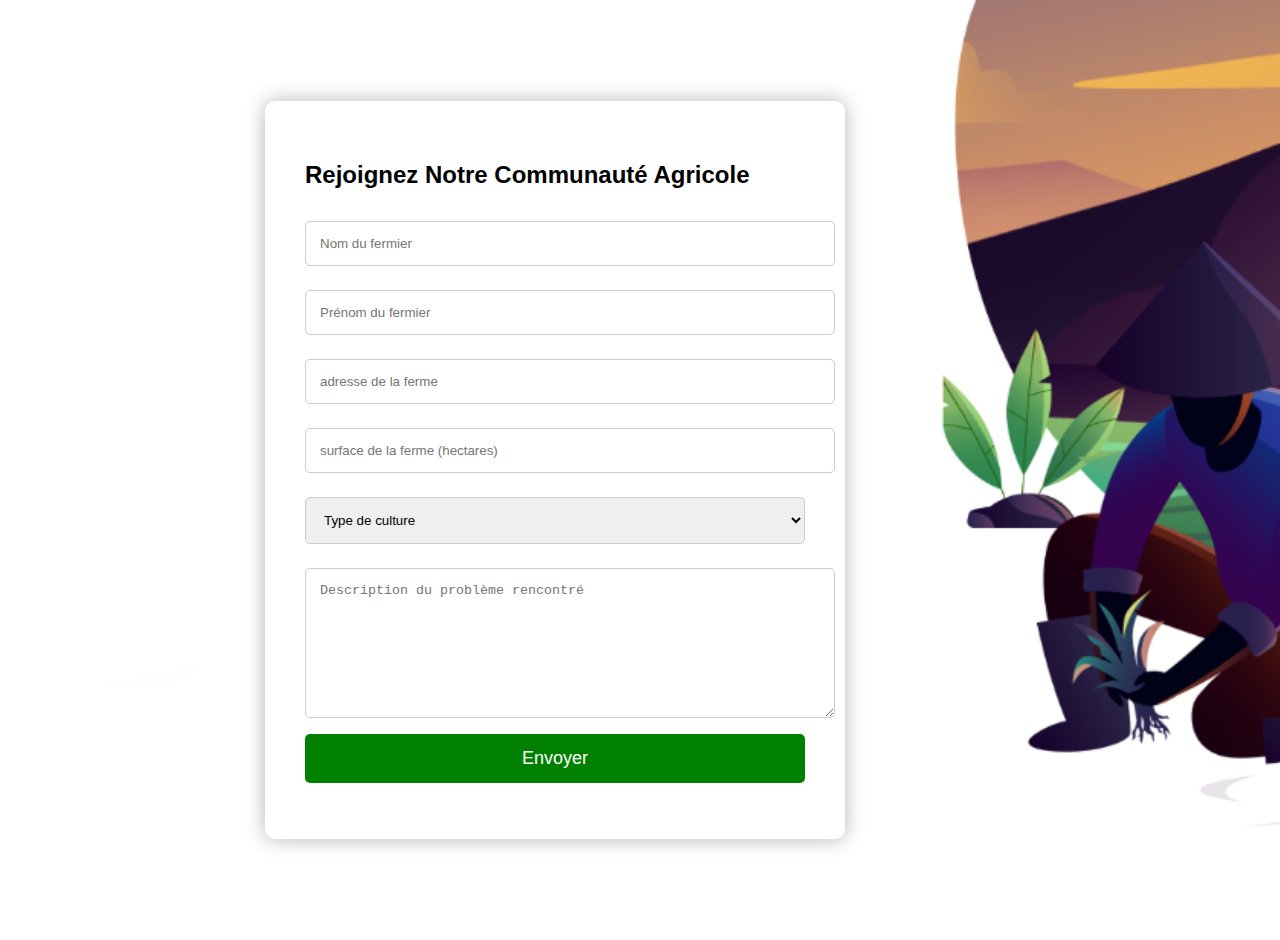
<file: formulaire.html>
<!DOCTYPE html>
<html lang="fr">
<head>
    <meta charset="UTF-8">
    <meta name="viewport" content="width=device-width, initial-scale=1.0">
    <title>Formulaire d'Agriculture</title>
    <style>
        body {
            font-family: Arial, sans-serif;
            background-image: url('assets/img/BG\ SIGN-IN.png'); /* Remplace 'image.jpg' par le chemin de ton image */
            background-size: cover; /* Ajuste l'image pour couvrir tout l'écran */
            background-position: center; /* Centre l'image */
            background-repeat: no-repeat; /* Empêche la répétition de l'image */
            display: flex;
            justify-content: center;
            align-items: center;
            height: 100vh;
            margin: 20px;
        }
        .container {
            background: white;
            padding: 40px;
            border-radius: 10px;
            box-shadow: 0 0 20px rgba(0, 0, 0, 0.3);
            width: 500px;
            margin: 20px;
            margin-left: -150px;
        }
        input, select, textarea {
            width: 100%;
            padding: 14px;
            margin: 12px 0;
            border: 1px solid #ccc;
            border-radius: 5px;
        }
        textarea {
            height: 120px;
        }
        button {
            width: 100%;
            padding: 14px;
            background: green;
            color: white;
            border: none;
            border-radius: 5px;
            cursor: pointer;
            font-size: 18px;
        }
        button:hover {
            background: darkgreen;
        }
        .message {
            margin-top: 12px;
            color: green;
        }

    </style>
</head>
<body>
    <div class="container">
        <h2>Rejoignez Notre Communauté Agricole</h2>
        <form id="agricultureForm">
            <input type="text" id="nom" placeholder="Nom du fermier" required>
            <input type="text" id="prenom" placeholder="Prénom du fermier" required>
            <input type="text" id="region" placeholder="adresse de la ferme" required>
            <input type="number" id="aire" placeholder="surface de la ferme (hectares)" required min="1">
            <select id="culture" required>
                <option value="">Type de culture</option>
                <option value="Céréales">Céréales</option>
                <option value="Légumes">Légumes</option>
                <option value="Fruits">Fruits</option>
            </select>
            <textarea id="probleme" placeholder="Description du problème rencontré" required></textarea>
            <button type="submit">Envoyer</button>
            <p class="message" id="message"></p>
        </form>
    </div>
    <script>
        document.getElementById("agricultureForm").addEventListener("submit", function(event) {
            event.preventDefault();
            
            let nom = document.getElementById("nom").value;
            let prenom = document.getElementById("prenom").value;
            let region = document.getElementById("region").value;
            let aire = document.getElementById("aire").value;
            let culture = document.getElementById("culture").value;
            let probleme = document.getElementById("probleme").value;
            
            if (nom === "" || prenom === "" || region === "" || aire === "" || culture === "" || probleme === "") {
                alert("Veuillez remplir tous les champs obligatoires.");
                return;
            }
            
            if (aire <= 0) {
                alert("L'aire de la ferme doit être un nombre positif.");
                return;
            }
            
            document.getElementById("message").textContent = "Formulaire soumis avec succès !";
            
            document.getElementById("agricultureForm").reset();
            setTimeout(function() {
                window.location.href = "index.html";
            }, 2000);
        });
        
    </script>
</body>
</html>
</file>
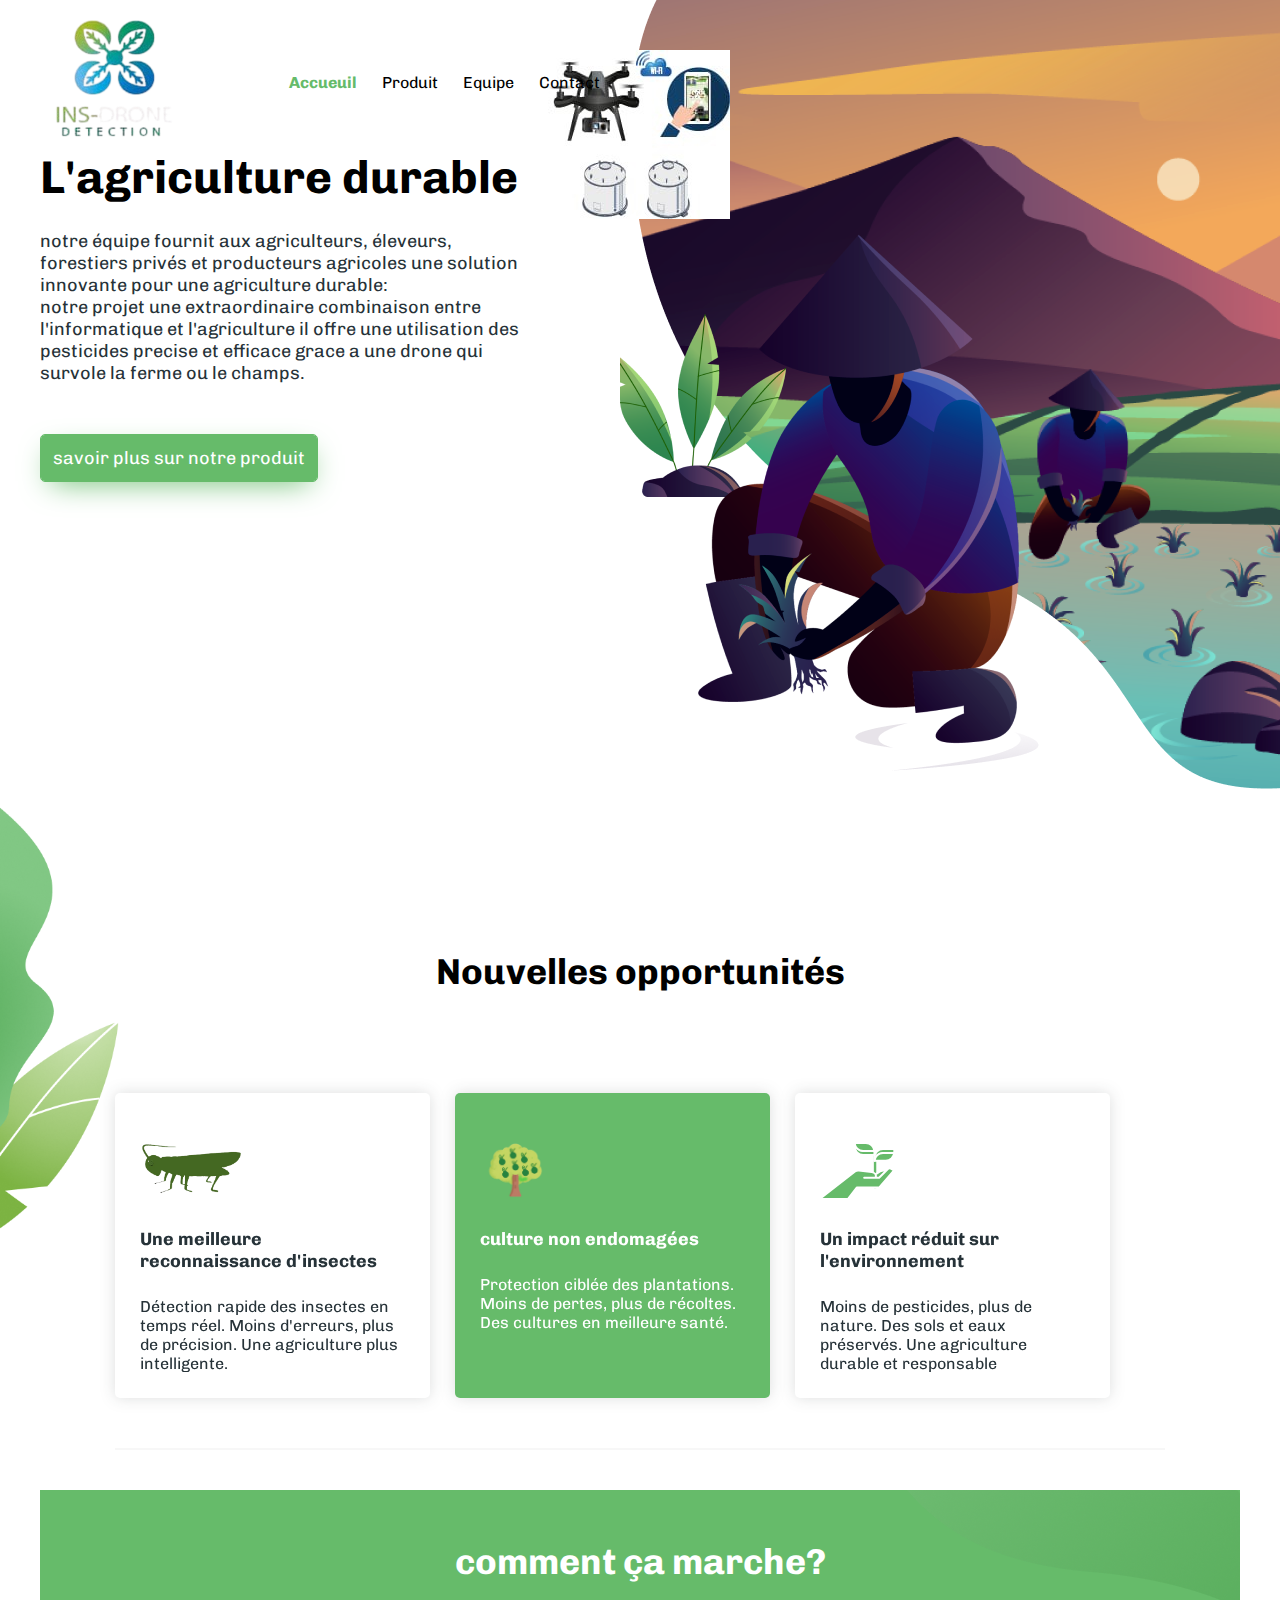
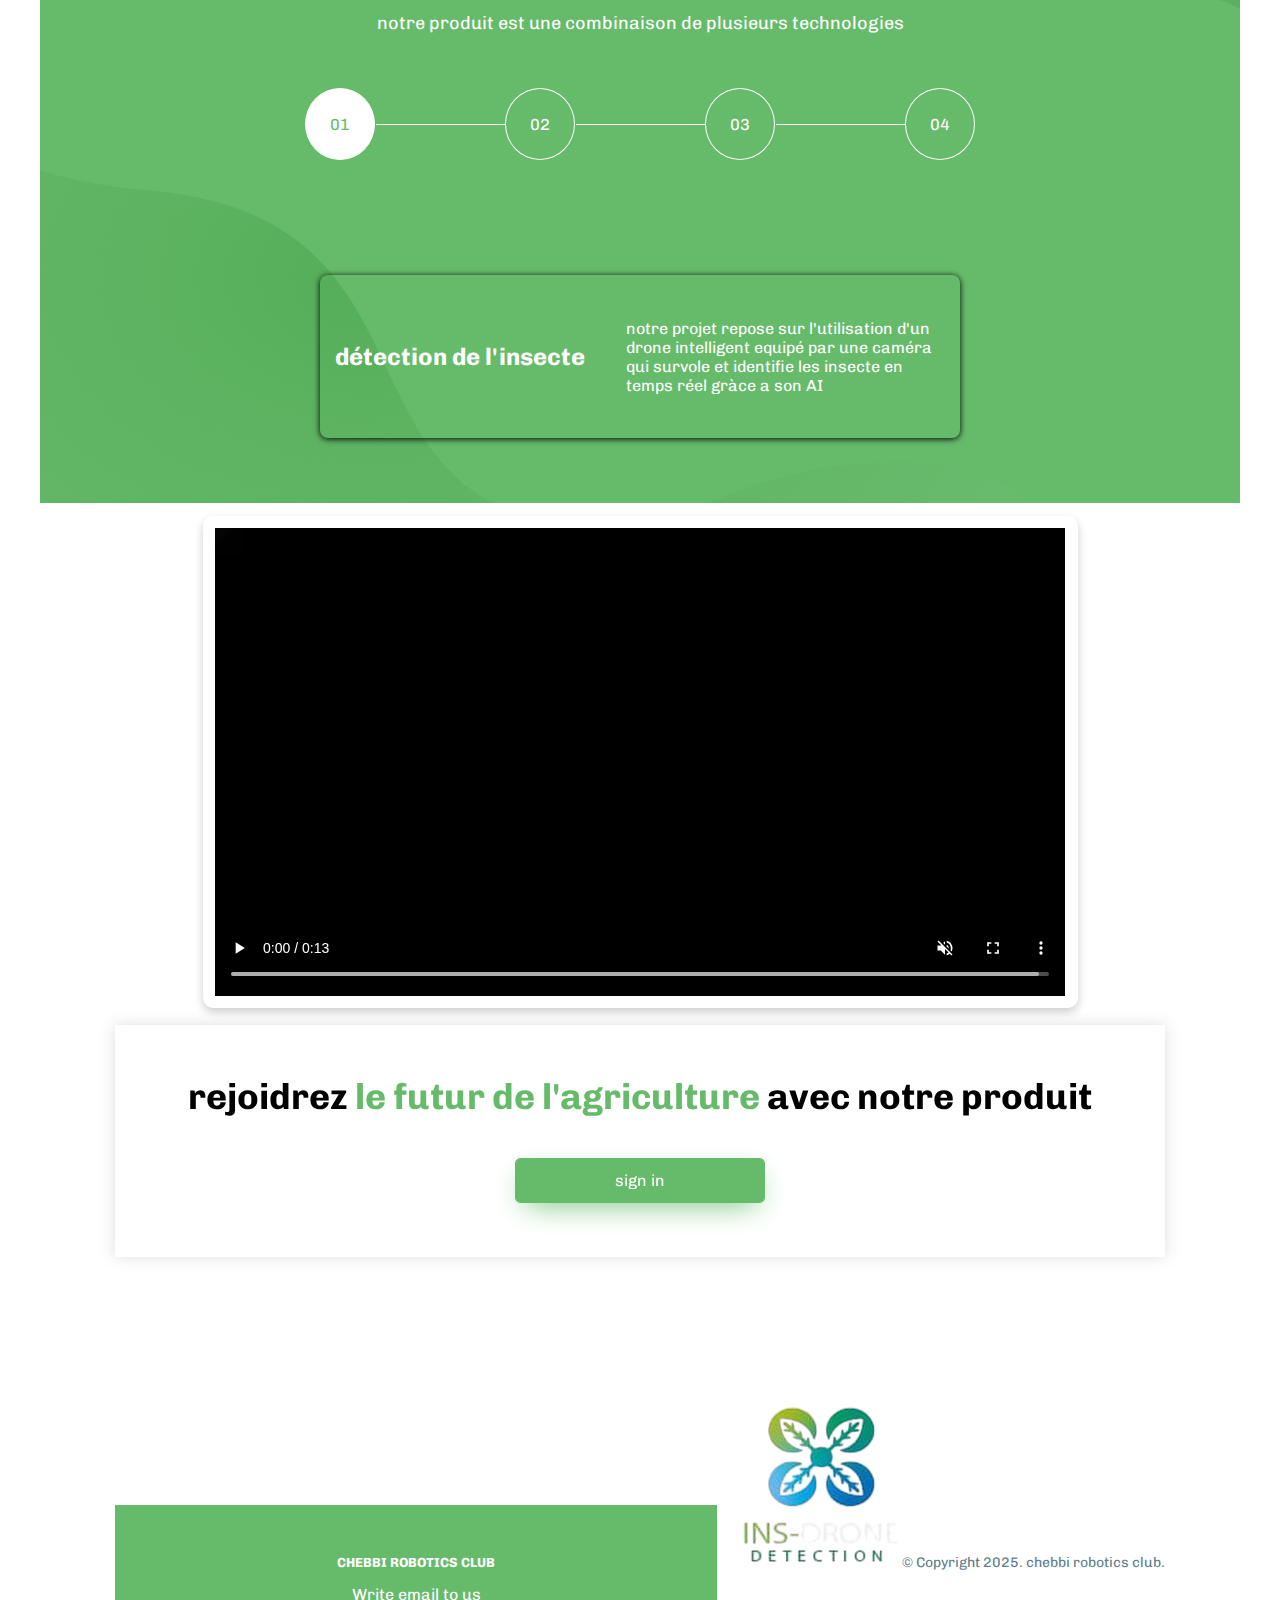
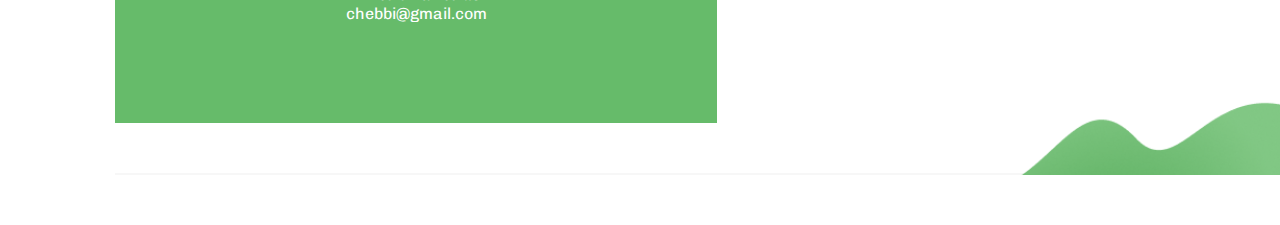
<file: produit.html>
<!DOCTYPE html>
<html lang="en">

<head>
    <meta charset="UTF-8">
    <meta name="viewport" content="width=device-width, user-scalable=no, initial-scale=1.0, maximum-scale=1.0, minimum-scale=1.0">
    <title>l'agriculture durable</title>
    <link rel="icon" type="image/png" href="assets/img/logo.svg">
    <link rel="stylesheet" href="https://cdnjs.cloudflare.com/ajax/libs/font-awesome/5.15.2/css/all.min.css" integrity="sha512-HK5fgLBL+xu6dm/Ii3z4xhlSUyZgTT9tuc/hSrtw6uzJOvgRr2a9jyxxT1ely+B+xFAmJKVSTbpM/CuL7qxO8w==" crossorigin="anonymous" />
    <link rel="stylesheet" href="assets/css/main.css">
</head>

<body>
    <div class="container">
        <header>
            <nav class="header__nav w-120">
                <div class="header__logo">
                    <img src="assets/img/logodrone.png" alt="Logo">
                </div>
                <div class="header__nav__content">
                    <div class="nav-close-icon"></div>
                    <ul class="header__menu">
                        <li class="menu__item">
                            <a href="index.html" class="menu__link active">Accueuil</a>
                        </li>
                        <li class="menu__item">
                            <a href="produit.html" class="menu__link">Produit</a>
                        </li>
                        <li class="menu__item">
                            <a href="team.html" class="menu__link">Equipe</a>
                        </li>
                        
                        <li class="menu__item">
                            <a href="formulaire.html" class="menu__link">Contact</a>
                        </li>
                    </ul>
                    
                </div>
                

                <div class="hamburger-menu-wrap">
                    <div class="hamburger-menu">
                        <div class="line"></div>
                        <div class="line"></div>
                        <div class="line"></div>
                    </div>
                </div>
            </nav>
        </header>
        <section class="hero w-120">
            <div class="hero__content">
                <div class="hero__text">
                    <h1 class="hero__title">L'agriculture durable</h1>
                    <p class="hero__description">
                        notre équipe fournit aux agriculteurs, éleveurs, forestiers privés et 
                        producteurs agricoles une solution innovante pour une agriculture durable:
                        <br> notre projet  une extraordinaire combinaison entre l'informatique et l'agriculture 
                        il offre une utilisation  des pesticides precise et efficace grace a une drone qui
                         survole la ferme ou le champs.       
                    </p>
                    <a href="#plus" class="btn btn__hero">savoir plus sur notre produit</a>
                </div>
                <div>
                    <img id="imm"  src="/assets/img/imgdrone.jpg" alt="">
                </div>
                
                <div class="hero__img">
                    <img src="assets/img/hero.png" alt="">
                </div>
            </div>
        </section>
        <section class="opportunities" id="plus">
            <div class="opportunities__img">
                <img src="assets/img/leaf.png" alt="">
            </div>
            <div class="opportunities__content w-105">
                <div class="opportunities__head">
                    <h2 class="opportunities__title">Nouvelles opportunités</h2>
         
                </div>
                <div class="opportunities__body">
                    <div class="opportunity">
                        <img src="assets/img/opportunites/logoinsect.png" alt="Icon" class="opportunity__icon">
                        <h4 class="opportunity__title">Une meilleure reconnaissance d'insectes
                        </h4>
                        <p class="opportunity__description">Détection rapide des insectes en temps réel.
                            Moins d'erreurs, plus de précision.
                            Une agriculture plus intelligente.   </p>
                    </div>
                    <div class="opportunity active">
                        <img src="assets/img/opportunites/Untitled-removebg-preview (1).png" alt="Icon" class="opportunity__icon">
                        <h4 class="opportunity__title">culture non endomagées</h4>
                        <p class="opportunity__description">Protection ciblée des plantations.
                            Moins de pertes, plus de récoltes.
                            Des cultures en meilleure santé.
                                                </p>
                    </div>
                    <div class="opportunity">
                        <img src="assets/img/opportunites/opportunity-3.svg" alt="Icon" class="opportunity__icon">
                        <h4 class="opportunity__title">Un impact réduit sur l'environnement
                        </h4>
                        <p class="opportunity__description">Moins de pesticides, plus de nature.
                            Des sols et eaux préservés.
                            Une agriculture durable et responsable
                        </p>
                    </div>
                </div>
            </div>
        
        <section id="commentcamarche" class="how-is-works w-120">
            <div class="works__content">
                <div class="works__head">
                    <h2 class="works__title">comment ça marche?</h2>
                    <p class="works__description">
notre produit est une combinaison de plusieurs technologies                    </p>
                </div>
                <div class="works__body">
                    <ul class="form_progressbar">
                        <li class="progressbar__step active" data-step="1">01</li>
                        <li class="progressbar__step" data-step="2">02</li>
                        <li class="progressbar__step" data-step="3">03</li>
                        <li class="progressbar__step" data-step="4">04</li>
                    </ul>
                </div>
                <div class="works__footer">
                    <div class="works__step__content first_step">
                        <h3 class="works__step_title"> détection de l'insecte</h3>
                        <p class="works__step_description">
                            notre projet repose sur l'utilisation d'un drone intelligent equipé par une caméra qui survole et identifie les insecte en temps réel gràce a son AI                        </p>
                    </div>
                    <div class="works__step__content">
                        <h3 class="works__step_title"> traitement et envoi des informations </h3>  
                        <p class="works__step_description">
                            Notre drone est équipé d’un microcontrôleur avancé capable de traiter les informations reçues en temps réel. Grâce à l’IoT, il peut transmettre ces données en ligne, permettant un accès à distance pour le suivi des performances et l’analyse des vols  </p>
                    </div>
                    <div class="works__step__content">
                        <h3 class="works__step_title">activation du système de pulvérisation</h3>
                        <p class="works__step_description">
                            après avoir reçu les information traitées par le drone le système de pulvérisation applique le pesticide adéquat uniquement sur les zones infestées puis envoyer l'etat du réservoir au drone  </p>
                    </div>
                    <div class="works__step__content">
                        <h3 class="works__step_title"> informer l'agriculteur des activités</h3>
                        <p class="works__step_description">
                            apres le traitement des informations, le drone envoie les reultat a la base de donne afin que l'agriculteur peux acceder et voir l'etat de sa ferme grace a notre application developpe 
                        </p>
                    </div>
                </div>
            </div>
        </section>
       <center><div class="video"> <video controls autoplay loop muted style="width: 70%;padding: 1%;margin: 1%; border-radius: 10px; box-shadow: 0px 4px 10px rgba(0, 0, 0, 0.2);">
            <source src="assets/img/videeeo.mp4" type="video/mp4">
            Votre navigateur ne supporte pas la lecture de vidéos.
        </video>
        </div></center> 
        <section class="farm-invest w-105">
            <h2 class="farm-invest__title"> rejoidrez <span>le futur de l'agriculture</span> avec notre produit </h2>
            <a href="formulaire.html" class="btn btn__farm--invest">sign in </a>
        </section>
        
        <footer class="footer">
            <div class="footer__body w-105">
                
                <div class="footer__contact">
                    <h5 class="footer__contact__title">CHEBBI ROBOTICS CLUB</h5>
                    <span>Write email to us</span>
                    <a href="mailto:chbbi@gmail.com" class="email">chebbi@gmail.com</a>
                    
                </div>
            </viddiv>
            <div class="footer__bottom">
                <div class="footer__bottom__content w-105">
                    <div class="footer__logo">
                        <img src="assets/img/logodrone.png" alt="Logo">
                    </div>
                    <p class="footer_copyright">
                        © Copyright 2025. chebbi robotics club.
                    </p>
                </div>
                <img src="assets/img/mountain.png" alt="Mountain" class="footer_img">
            </div>
        </footer>
    </div>
    <script src="assets/js/main.js" type="module"></script>

</body>

</html>
</file>
<file: assets/css/main.css>
@import url("https://fonts.googleapis.com/css2?family=Chivo:wght@400;700&display=swap");
*,
*:before,
*:after {
  margin: 0;
  padding: 0;
  box-sizing: border-box;
}

html {
  font-size: 10px;
}

body {
  font-family: 'Chivo', sans-serif;
  font-size: 1.6rem;
  color: #000000;
}

ul {
  list-style: none;
}

a {
  text-decoration: none;
  cursor: pointer;
  color: #000000;
}

input,
textarea,
button,
select,
a {
  -webkit-tap-highlight-color: rgba(0, 0, 0, 0);
}

img {
  width: 100%;
  max-width: 100%;
}

section {
  padding: 5rem 0;
}

.container {
  width: 100%;
  padding: 0 1.5rem;
  max-width: 144rem;
  margin: 0 ;
}

.w-120 {
  max-width: 120rem;
}

.w-105 {
  max-width: 105rem;
}

.btn {
  border-radius: .5rem;
  padding: 1.2rem;
}

/*Header */
header {
  position: absolute;
  left: 0;
  top: 0;
  width: 100%;
  z-index: 2;
}

.header__nav {
  padding: 2rem 1.5rem;
  margin: auto;
  display: flex;
  align-items: center;
}

.header__logo {
  flex: 2;
}

.header__logo img {
  max-width: 12rem;
}

.header__nav__content {
  flex: 8;
  display: flex;
  align-items: center;
}

.header__nav__content.open {
  transform: translateX(0);
}

.header__menu {
  flex: 4;
  display: flex;
  grid-gap: 2.5rem;
}

.menu__link {
  cursor: pointer;
  transition: .2s all;
}

.menu__link:hover {
  color: #66BB6A;
}

.menu__link.active {
  color: #66BB6A;
  font-weight: bold;
}

.header__signup {
  flex: 4;
  display: flex;
  justify-content: flex-end;
}

.btn__signup {
  border: 1px solid #ffffff;
  font-size: 1.6rem;
  color: #ffffff;
  /*
    Button hover effect resource
    https://codepen.io/alticreation/pen/zBZwOP
    */
  display: inline-block;
  transition: all .3s;
  position: relative;
  overflow: hidden;
  z-index: 1;
}

.btn__signup:after {
  content: '';
  position: absolute;
  bottom: 0;
  left: 0;
  width: 100%;
  height: 100%;
  background-color: transparent;
  z-index: -2;
}

.btn__signup:before {
  content: '';
  position: absolute;
  bottom: 0;
  left: 0;
  width: 0%;
  height: 100%;
  background-color: #66BB6A;
  transition: all .3s;
  z-index: -1;
}

.btn__signup:hover {
  color: #ffffff;
}

.btn__signup:hover:before {
  width: 100%;
}

.hamburger-menu-wrap {
  position: absolute;
  top: 3rem;
  right: 2rem;
  cursor: pointer;
  z-index: 1;
  display: none;
}

.hamburger-menu {
  width: 2rem;
  height: 2rem;
  display: flex;
  grid-row-gap: .2rem;
  flex-wrap: wrap;
  align-items: center;
  position: relative;
}

.hamburger-menu .line {
  background-color: #66BB6A;
  height: .3rem;
  width: 100%;
  transition: all 0.3s;
}

.nav-close-icon {
  position: relative;
  padding: 3rem 2rem;
  height: 2.5rem;
  cursor: pointer;
  display: none;
}

.nav-close-icon:before, .nav-close-icon:after {
  position: absolute;
  content: '';
  width: 4px;
  right: 4rem;
  height: 40%;
  background-color: #ffffff;
}

.nav-close-icon:before {
  transform: rotateZ(45deg) translate(0.5rem, -1rem);
}

.nav-close-icon:after {
  transform: rotateZ(-45deg) translate(1rem, 0.5rem);
}

/*End Header */
/*End Hero */
.hero {
  margin: auto;
  height: 100vh;
}

.hero__content {
  display: flex;
}

.hero__text {
  margin-top: 10rem;
  max-width: 50rem;
}

.hero__title {
  font-size: 4.6rem;
}

.hero__description {
  font-size: 1.8rem;
  margin: 2.5rem 0 5rem;
  color: #263238;
}

.btn__hero {
  border: 1px solid #66BB6A;
  color: #ffffff;
  font-size: 1.8rem;
  box-shadow: 1px 10px 30px -10px #66bb6a;
  /*
    Button hover effect resource
    https://codepen.io/alticreation/pen/zBZwOP
    */
  display: inline-block;
  transition: all .3s;
  position: relative;
  overflow: hidden;
  z-index: 1;
}

.btn__hero:after {
  content: '';
  position: absolute;
  bottom: 0;
  left: 0;
  width: 100%;
  height: 100%;
  background-color: #66BB6A;
  z-index: -2;
}

.btn__hero:before {
  content: '';
  position: absolute;
  bottom: 0;
  left: 0;
  width: 0%;
  height: 100%;
  background-color: #ffffff;
  transition: all .3s;
  z-index: -1;
}

.btn__hero:hover {
  color: #66BB6A;
}

.btn__hero:hover:before {
  width: 100%;
}

.hero__img {
  position: absolute;
  top: 0;
  right: 0;
  z-index: -1;
}

.hero__img img {
  max-height: 100vh;
  width: initial;
}

/*End Hero */
/*Opportunities*/
.opportunities {
  position: relative;
}

.opportunities__img {
  position: absolute;
  left: -1.5rem;
  top: -16rem;
  z-index: -1;
}

.opportunities__img img {
  max-height: 55rem;
  max-width: 16rem;
}

.opportunities__content {
  margin: auto;
  display: flex;
  flex-direction: column;
  padding-bottom: 5rem;
  border-bottom: 2px solid #f7f7f7;
  margin-bottom: 4rem;
}

.opportunities__head {
  text-align: center;
  max-width: 70rem;
  margin: 0 auto 10rem;
}

.opportunities__title {
  font-size: 3.6rem;
  color: #000000;
}

.opportunities__description {
  margin-top: 2.5rem;
  font-size: 1.8rem;
  font-weight: 400;
  color: #263238;
}

.opportunities__body {
  display: flex;
  flex-wrap: wrap;
  grid-gap: 2.5rem;
  align-self: baseline;
}

.opportunity {
  width: 30%;
  background-color: #ffffff;
  border-radius: .5rem;
  filter: drop-shadow(0 0 0.75rem rgba(27, 31, 35, 0.15));
  padding: 5rem 2.5rem 2.5rem;
  transition: all 0.3s ease-out;
}

.opportunity.active {
  background-color: #66BB6A;
}

.opportunity.active .opportunity__title,
.opportunity.active .opportunity__description {
  color: #ffffff;
}

.opportunity:hover {
  transform: translateY(-2rem);
}

.opportunity__icon {
  max-height: 5.6rem;
  width: initial;
}

.opportunity__title {
  font-size: 1.8rem;
  color: #263238;
  margin: 2.5rem 0;
}

.opportunity__description {
  font-size: 1.6rem;
  font-weight: 400;
  color: #263238;
}

/*End Opportunities*/
/* Invest*/
.invest {
  margin: auto;
}

.invest__head {
  max-width: 70rem;
}

.invest__title {
  font-size: 3.6rem;
}

.invest__description {
  margin-top: 1.5rem;
  color: #324148;
  font-size: 1.8rem;
}

.invest__body {
  margin-top: 5rem;
  display: grid;
  grid-template-columns: repeat(auto-fill, minmax(40rem, 1fr));
  grid-gap: 2.5rem;
}

.invest__item {
  padding: 2.5rem;
}

.invest__item:nth-child(1) {
  background: url("../img/investments/invest-1.png") no-repeat center/cover;
}

.invest__item:nth-child(2) {
  background: url("../img/investments/invest-2.png") no-repeat center/cover;
}

.invest__item__subtitle {
  color: #66BB6A;
  font-size: 1.4rem;
  font-weight: 400;
  position: relative;
}

.invest__item__subtitle::after {
  position: absolute;
  content: '';
  top: 3rem;
  left: 0;
  width: 5.6rem;
  height: 4px;
  background-color: #ffffff;
}

.invest__item__body {
  margin: 5rem 0 2.5rem;
}

.invest__item__title {
  color: #ffffff;
  font-size: 3.1rem;
  max-width: 30rem;
}

.invest__item_description {
  font-size: 1.6rem;
  color: #ffffff;
  max-width: 30rem;
}

.btn__invest {
  color: #66BB6A;
  display: inline-block;
  width: 20rem;
  text-align: center;
  box-shadow: 1px 10px 30px -10px #66bb6a;
  /*
    Button hover effect resource
    https://codepen.io/alticreation/pen/zBZwOP
    */
  display: inline-block;
  transition: all .3s;
  position: relative;
  overflow: hidden;
  z-index: 1;
}

.btn__invest:after {
  content: '';
  position: absolute;
  bottom: 0;
  left: 0;
  width: 100%;
  height: 100%;
  background-color: #ffffff;
  z-index: -2;
}

.btn__invest:before {
  content: '';
  position: absolute;
  bottom: 0;
  left: 0;
  width: 0%;
  height: 100%;
  background-color: #66BB6A;
  transition: all .3s;
  z-index: -1;
}

.btn__invest:hover {
  color: #ffffff;
}

.btn__invest:hover:before {
  width: 100%;
}

/*End Invest*/
/*End How Is Works*/
.how-is-works {
  background: url("../img/how-is-works-bg.png") no-repeat;
  background-color: #66BB6A;
  margin: auto;
}

.works__content {
  max-width: 70rem;
  margin: auto;
  color: #ffffff;
  padding: 0 1.5rem;
}

.works__head {
  text-align: center;
}

.works__title {
  font-size: 3.6rem;
}

.works__description {
  margin-top: 2.5rem;
  font-size: 1.8rem;
  font-weight: 400;
  line-height: 3rem;
}

.works__body {
  margin: 5rem 0 10rem;
}

.form_progressbar {
  display: flex;
  grid-column-gap: 13rem;
}

.progressbar__step {
  cursor: pointer;
  border-radius: 50%;
  width: 7.2rem;
  height: 7.2rem;
  border: 1px solid #ffffff;
  display: flex;
  align-items: center;
  justify-content: center;
  position: relative;
}

.progressbar__step.active {
  background-color: #ffffff;
  color: #66BB6A;
}

.progressbar__step.active:not(:first-child)::after {
  height: 5px;
  transform: scaleX(0);
  transform-origin: left;
  animation: progressBarStepAnimate 0.5s linear forwards;
}

.progressbar__step:not(:first-child)::before, .progressbar__step:not(:first-child)::after {
  position: absolute;
  content: '';
  right: 100%;
  width: 13rem;
  height: 1px;
  background-color: #ffffff;
  pointer-events: none;
}

@keyframes progressBarStepAnimate {
  100% {
    transform: scaleX(1);
  }
}

.works__footer {
  display: flex;
  overflow: hidden;
}

.works__step__content {
  flex-shrink: 0;
  width: 100%;
  display: flex;
  grid-gap: 2.5rem;
  transition: .5s all linear;
  padding: 3rem;
  position: relative;
  align-items: center;
}

.works__step__content::before {
  position: absolute;
  content: '';
  left: 1.5rem;
  top: 1.5rem;
  width: calc(100% - 3rem);
  height: calc(100% - 3rem);
  box-shadow: 0 1px 6px black;
  border-radius: .8rem;
}

.works__step_title {
  font-size: 2.4rem;
  flex: 5;
}

.works__step_description {
  flex: 6;
  font-size: 1.6rem;
  font-weight: 400;
}

/*End How Is Works*/
/*Testimonials*/
.testimonials {
  margin-top: 20rem;
}

.testimonials__head {
  position: relative;
  margin: auto;
}

.testimonials__quote {
  position: absolute;
  top: 0;
  left: 0;
  max-height: 11rem;
  width: auto;
}

.testimonials__title {
  font-size: 3.6rem;
  max-width: 45rem;
}

.testimonials__body {
  margin: 8rem auto 4rem;
  width: 100%;
  overflow: hidden;
  padding: 2rem 0;
  position: relative;
}

.testimonials__body::before, .testimonials__body::after {
  position: absolute;
  content: '';
  top: 0;
  width: 10%;
  background-color: #ffffff;
  opacity: .5;
  height: 100%;
  z-index: 1;
}

.testimonials__body::before {
  left: 0;
  filter: drop-shadow(5rem 0 4rem #ffffff);
}

.testimonials__body::after {
  right: 0;
  filter: drop-shadow(-5rem 0 4rem #ffffff);
}

.testimonials__list {
  display: flex;
  grid-gap: 2.5rem;
  position: relative;
}

.testimonial {
  flex-shrink: 0;
  width: 33%;
  padding: 2.5rem;
  background-color: #ffffff;
  filter: drop-shadow(0 0 0.75rem rgba(27, 31, 35, 0.15));
  transition: transform .3s ease;
}

.testimonial:hover {
  transform: scale(1.1);
  z-index: 1;
}

.testimonial__profile {
  display: flex;
  grid-gap: 2.5rem;
  align-items: center;
  font-size: 1.8rem;
}

.testimonial__img {
  filter: drop-shadow(0 0 0.5rem #66BB6A);
  width: 7.2rem;
  height: 7.2rem;
}

.testimonial__img img {
  width: initial;
  max-width: initial;
}

.testimonial__name {
  color: #66BB6A;
}

.testimonial__title {
  color: #263238;
}

.testimonial__description {
  margin-top: 5rem;
  font-size: 1.8rem;
  color: #324148;
}

.testimonials__footer {
  margin: auto;
}

.testimonials__directions {
  display: flex;
  grid-gap: 1.5rem;
}

.btn__testimonials {
  border-radius: 50%;
  cursor: pointer;
  padding: 1.5rem;
  outline: none;
  border: none;
  background-color: #66BB6A;
  color: #ffffff;
  box-shadow: 1px 10px 30px -10px #66bb6a;
}

.btn__testimonials.disable {
  background-color: #ffffff;
  color: #263238;
}

/*End Testimonials*/
/*Farm Invest */
.farm-invest {
  margin: auto;
  padding: 5rem 2.5rem;
  text-align: center;
  background-color: #ffffff;
  filter: drop-shadow(0 0 0.75rem rgba(27, 31, 35, 0.15));
  margin-bottom: 10rem;
}

.farm-invest__title {
  font-size: 3.6rem;
}

.farm-invest__title span {
  color: #66BB6A;
}

.btn__farm--invest {
  border: 1px solid #66BB6A;
  color: #ffffff;
  display: inline-block;
  min-width: 25rem;
  margin-top: 4rem;
  box-shadow: 1px 10px 30px -10px #66bb6a;
  /*
    Button hover effect resource
    https://codepen.io/alticreation/pen/zBZwOP
    */
  display: inline-block;
  transition: all .3s;
  position: relative;
  overflow: hidden;
  z-index: 1;
}

.btn__farm--invest:after {
  content: '';
  position: absolute;
  bottom: 0;
  left: 0;
  width: 100%;
  height: 100%;
  background-color: #66BB6A;
  z-index: -2;
}

.btn__farm--invest:before {
  content: '';
  position: absolute;
  bottom: 0;
  left: 0;
  width: 0%;
  height: 100%;
  background-color: #ffffff;
  transition: all .3s;
  z-index: -1;
}

.btn__farm--invest:hover {
  color: #66BB6A;
}

.btn__farm--invest:hover:before {
  width: 100%;
}

/*End Farm Invest*/
/*Footer*/
.footer {
  position: relative;
}

.footer__body {
  margin: auto;
  display: flex;
  flex-wrap: wrap;
  grid-gap: 2.5rem;
  align-items: baseline;
  padding-bottom: 5rem;
  border-bottom: 2px solid #f7f7f7;
}

.footer__nav {
  display: flex;
  flex-wrap: wrap;
  flex: 9 2 auto;
  grid-row-gap: 2.5rem;
}

.footer_nav__menu {
  flex-basis: 33%;
}

.footer_nav__item {
  padding: 1rem 2.5rem;
}

.footer_nav__menu__title {
  font-size: 1.6rem;
  text-transform: uppercase;
}

.footer_nav__link {
  font-size: 1.6rem;
  color: #607D8B;
  transition: .2s all;
}

.footer_nav__link:hover {
  color: #66BB6A;
}

.footer__contact {
  flex: 1 0 28rem;
  background-color: #66BB6A;
  padding: 5rem 5rem 10rem;
  color: #ffffff;
  display: flex;
  align-items: center;
  flex-direction: column;
}

.footer__contact > * {
  max-width: 16rem;
}

.footer__contact__title {
  margin-bottom: 1.5rem;
}

.email {
  color: #ffffff;
}

.btn__signin {
  margin-top: 1.5rem;
  border: 1px solid #ffffff;
  color: #66BB6A;
  /*
    Button hover effect resource
    https://codepen.io/alticreation/pen/zBZwOP
    */
  display: inline-block;
  transition: all .3s;
  position: relative;
  overflow: hidden;
  z-index: 1;
}

.btn__signin:after {
  content: '';
  position: absolute;
  bottom: 0;
  left: 0;
  width: 100%;
  height: 100%;
  background-color: #ffffff;
  z-index: -2;
}

.btn__signin:before {
  content: '';
  position: absolute;
  bottom: 0;
  left: 0;
  width: 0%;
  height: 100%;
  background-color: #66BB6A;
  transition: all .3s;
  z-index: -1;
}

.btn__signin:hover {
  color: #ffffff;
}

.btn__signin:hover:before {
  width: 100%;
}

.footer__bottom__content {
  margin-top: 5rem;
  display: flex;
  align-items: baseline;
  justify-content: space-between;
  margin: 5rem auto 0;
  padding-bottom: 10rem;
}

.footer_copyright {
  color: #607D8B;
  font-size: 1.4rem;
  text-align: center;
}

.footer_img {
  position: absolute;
  bottom: 0;
  right: -1.5rem;
  max-width: 50rem;
}

/*End Footer*/
@media screen and (max-width: 950px) {
  /*Header */
  .hamburger-menu-wrap,
  .nav-close-icon {
    display: block;
  }
  .header__nav__content {
    flex: initial;
    align-items: initial;
    position: fixed;
    top: 0;
    right: 0;
    width: 30rem;
    height: 100vh;
    background-color: #66BB6A;
    z-index: 2;
    flex-direction: column;
    transform: translateX(40rem);
    transition: transform 0.3s ease-in-out;
    grid-gap: 2.5rem;
  }
  .header__menu {
    flex-direction: column;
    flex: initial;
    align-items: center;
  }
  .menu__link {
    color: #ffffff;
  }
  .menu__link:hover, .menu__link.active {
    color: #ffffff;
  }
  .header__signup {
    flex: initial;
    justify-content: center;
  }
  /*End Header */
  /*Hero */
  .hero__content {
    justify-content: center;
    text-align: center;
  }
  .hero__img {
    display: none;
  }
  /*End Hero */
  /*Testimonials*/
  .testimonial {
    width: 50%;
  }
  /*End Testimonials*/
}

@media screen and (max-width: 768px) {
  /* Opportunities*/
  .opportunity {
    width: 100%;
  }
  /*End Opportunities*/
  /*How Is Works*/
  .form_progressbar {
    grid-column-gap: 7rem;
    justify-content: center;
  }
  .progressbar__step {
    width: 4.8rem;
    height: 4.8rem;
  }
  .progressbar__step:not(:first-child)::before, .progressbar__step:not(:first-child)::after {
    width: 7rem;
  }
  .works__step__content {
    flex-direction: column;
  }
  .works__step_title {
    font-size: 2rem;
    text-align: center;
  }
  /*End How Is Works*/
  /*Testimonials*/
  .testimonials__body::before, .testimonials__body::after {
    background-color: transparent;
  }
  .testimonials__list {
    padding-left: 1.5rem;
  }
  .testimonial {
    width: calc(100% - 3rem);
    word-wrap: break-word;
  }
  .testimonial:hover {
    transform: initial;
  }
  /*End Testimonials*/
  /*Footer*/
  .footer_nav__menu {
    text-align: center;
  }
  .footer__bottom__content {
    flex-direction: column;
    grid-row-gap: 4.5rem;
    align-items: center;
  }
  /*end Footer*/
}

@media screen and (max-width: 500px) {
  /*Global*/
  .opportunities__title,
  .invest__title,
  .works__title,
  .testimonials__title,
  .farm-invest__title {
    font-size: 3rem;
  }
  .invest__description,
  .works__description {
    font-size: 1.6rem;
  }
  /*End Global*/
  /*Hero*/
  .hero__title {
    font-size: 3.2rem;
  }
  /*End Hero*/
  /*Opportunities*/
  .opportunities__img {
    top: -8rem;
  }
  .opportunities__img img {
    max-height: 40rem;
    max-width: 10rem;
  }
  .opportunity__icon {
    width: inherit;
  }
  /*End Opportunities*/
  /*Invest Section*/
  .invest__body {
    grid-template-columns: repeat(auto-fill, minmax(32rem, 1fr));
  }
  .invest__item__title {
    font-size: 2.4rem;
  }
  /*End Invest Section*/
  /*How Is Works*/
  .form_progressbar {
    grid-column-gap: 4rem;
    justify-content: center;
  }
  .progressbar__step {
    width: 4.8rem;
    height: 4.8rem;
  }
  .progressbar__step:not(:first-child)::before, .progressbar__step:not(:first-child)::after {
    width: 4rem;
  }
  .works__step_title {
    font-size: 1.8rem;
  }
  /*End How Is Works*/
  /*Testimonials*/
  .testimonials {
    margin-top: 10rem;
  }
  /*End Testimonials*/
  /*Footer*/
  .footer_nav__menu {
    text-align: left;
  }
  .footer__contact {
    width: 100%;
  }
  /*End Footer*/
}

@media screen and (max-width: 360px) {
  /*Invest Section*/
  .invest__body {
    grid-template-columns: repeat(auto-fill, minmax(30rem, 1fr));
  }
  /*End Invest Section*/
  /*How Is Works*/
  .progressbar__step {
    width: 4rem;
    height: 4rem;
  }
  /*End How Is Works*/
  /*Testimonials */
  .testimonial__profile {
    flex-direction: column;
    text-align: center;
  }
  /*End Testimonials*/
  /*Farm Invest*/
  .btn__farm--invest {
    width: 80%;
    min-width: initial;
  }
  /*End Farm Invest*/
}
/*# sourceMappingURL=main.css.map */
</file>
